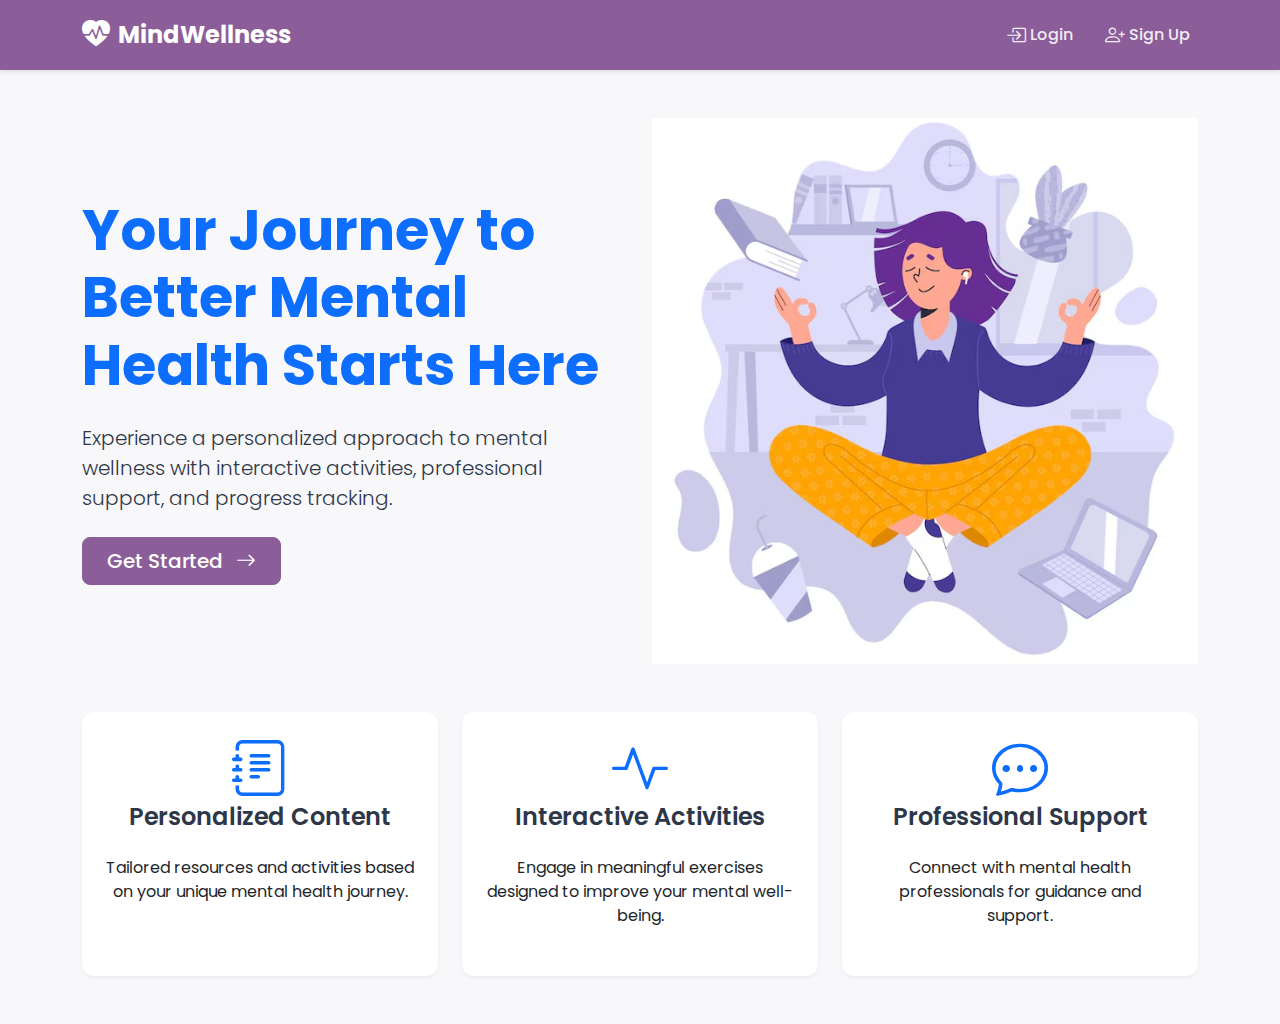
<file: index.html>
<!DOCTYPE html>
<html lang="en">
<head>
    <meta charset="UTF-8">
    <meta name="viewport" content="width=device-width, initial-scale=1.0">
    <title>MindWellness</title>
    <link rel="icon" type="image/png" href="assets/fav.png">
    <link href="https://cdn.jsdelivr.net/npm/bootstrap@5.3.0/dist/css/bootstrap.min.css" rel="stylesheet">
    <link href="https://fonts.googleapis.com/css2?family=Poppins:wght@300;400;500;600;700&display=swap" rel="stylesheet">
    <link rel="stylesheet" href="https://cdn.jsdelivr.net/npm/bootstrap-icons@1.7.2/font/bootstrap-icons.css">
    <link rel="stylesheet" href="css/layout.css">
    <link rel="stylesheet" href="css/navbar.css">
    <link rel="stylesheet" href="css/components.css">
    <link rel="stylesheet" href="css/forms.css">
    <link rel="stylesheet" href="css/responsive.css">
</head>
<body>
    <nav class="navbar navbar-expand-lg navbar-dark">
        <div class="container">
            <a class="navbar-brand d-flex align-items-center" href="#">
                <i class="bi bi-heart-pulse-fill me-2"></i>
                MindWellness
            </a>
            <button class="navbar-toggler" type="button" data-bs-toggle="collapse" data-bs-target="#navbarNav">
                <span class="navbar-toggler-icon"></span>
            </button>
            <div class="collapse navbar-collapse" id="navbarNav">
                <ul class="navbar-nav ms-auto">
                    <li class="nav-item">
                        <a class="nav-link" href="#" data-bs-toggle="modal" data-bs-target="#loginModal">
                            <i class="bi bi-box-arrow-in-right me-1"></i>Login
                        </a>
                    </li>
                    <li class="nav-item">
                        <a class="nav-link" href="#" data-bs-toggle="modal" data-bs-target="#signupModal">
                            <i class="bi bi-person-plus me-1"></i>Sign Up
                        </a>
                    </li>
                </ul>
            </div>
        </div>
    </nav>

    <!-- Hero Section -->
    <div class="container mt-5">
        <div class="row align-items-center">
            <div class="col-md-6 fade-in">
                <h1 class="display-4 fw-bold text-primary mb-4">Your Journey to Better Mental Health Starts Here</h1>
                <p class="lead mb-4">Experience a personalized approach to mental wellness with interactive activities, professional support, and progress tracking.</p>
                <button class="btn btn-primary btn-lg me-3" data-bs-toggle="modal" data-bs-target="#signupModal">
                    Get Started
                    <i class="bi bi-arrow-right ms-2"></i>
                </button>
            </div>
            <div class="col-md-6 fade-in">
                <img src="assets/wellness.avif" alt="Wellness Illustration" class="img-fluid">
            </div>
        </div>
    </div>

    <!-- Features Section -->
    <div class="container mt-5 mb-5">
        <div class="row g-4">
            <div class="col-md-4 fade-in">
                <div class="card h-100 dashboard-card">
                    <div class="card-body text-center p-4">
                        <i class="bi bi-journal-text display-4 text-primary mb-3"></i>
                        <h3 class="card-title h4">Personalized Content</h3>
                        <p class="card-text">Tailored resources and activities based on your unique mental health journey.</p>
                    </div>
                </div>
            </div>
            <div class="col-md-4 fade-in">
                <div class="card h-100 dashboard-card">
                    <div class="card-body text-center p-4">
                        <i class="bi bi-activity display-4 text-primary mb-3"></i>
                        <h3 class="card-title h4">Interactive Activities</h3>
                        <p class="card-text">Engage in meaningful exercises designed to improve your mental well-being.</p>
                    </div>
                </div>
            </div>
            <div class="col-md-4 fade-in">
                <div class="card h-100 dashboard-card">
                    <div class="card-body text-center p-4">
                        <i class="bi bi-chat-dots display-4 text-primary mb-3"></i>
                        <h3 class="card-title h4">Professional Support</h3>
                        <p class="card-text">Connect with mental health professionals for guidance and support.</p>
                    </div>
                </div>
            </div>
        </div>
    </div>

    <!-- Login Modal -->
    <div class="modal fade" id="loginModal" tabindex="-1">
        <div class="modal-dialog modal-dialog-centered">
            <div class="modal-content">
                <div class="modal-header">
                    <h5 class="modal-title">
                        <i class="bi bi-box-arrow-in-right me-2"></i>Login
                    </h5>
                    <button type="button" class="btn-close" data-bs-dismiss="modal"></button>
                </div>
                <div class="modal-body">
                    <form id="loginForm">
                        <div class="mb-3">
                            <label class="form-label">Username or Email</label>
                            <div class="input-group">
                                <span class="input-group-text"><i class="bi bi-person"></i></span>
                                <input type="text" id="loginUsername" name="username" class="form-control" placeholder="Enter your username or email" required>
                            </div>
                        </div>
                        <div class="mb-3">
                            <label class="form-label">Password</label>
                            <div class="input-group">
                                <span class="input-group-text"><i class="bi bi-lock"></i></span>
                                <input type="password" id="loginPassword" name="password" class="form-control" placeholder="Enter your password" required>
                            </div>
                        </div>
                        <div class="alert alert-danger d-none" id="loginError"></div>
                        <button type="submit" class="btn btn-primary w-100" id="loginButton">
                            <span id="loginBtnText">Login</span>
                            <span id="loginSpinner" class="spinner-border spinner-border-sm ms-2 d-none"></span>
                        </button>
                    </form>
                </div>
            </div>
        </div>
    </div>

    <!-- Sign Up Modal -->
    <div class="modal fade" id="signupModal" tabindex="-1">
        <div class="modal-dialog modal-dialog-centered">
            <div class="modal-content">
                <div class="modal-header">
                    <h5 class="modal-title">
                        <i class="bi bi-person-plus me-2"></i>Sign Up
                    </h5>
                    <button type="button" class="btn-close" data-bs-dismiss="modal"></button>
                </div>
                <div class="modal-body">
                    <form id="signupForm">
                        <div class="mb-3">
                            <label class="form-label">Username</label>
                            <div class="input-group">
                                <span class="input-group-text"><i class="bi bi-person"></i></span>
                                <input type="text" id="signupUsername" class="form-control" placeholder="Choose a username" required>
                            </div>
                        </div>
                        <div class="mb-3">
                            <label class="form-label">Email</label>
                            <div class="input-group">
                                <span class="input-group-text"><i class="bi bi-envelope"></i></span>
                                <input type="email" id="signupEmail" class="form-control" placeholder="Enter your email" required>
                            </div>
                        </div>
                        <div class="mb-3">
                            <label class="form-label">Password</label>
                            <div class="input-group">
                                <span class="input-group-text"><i class="bi bi-lock"></i></span>
                                <input type="password" id="signupPassword" class="form-control" placeholder="Create a password" required>
                            </div>
                        </div>
                        <div class="alert alert-danger d-none" id="signupError"></div>
                        <button type="submit" class="btn btn-primary w-100" id="signupButton">
                            <span id="signupBtnText">Create Account</span>
                            <span id="signupSpinner" class="spinner-border spinner-border-sm ms-2 d-none"></span>
                        </button>
                    </form>
                </div>
            </div>
        </div>
    </div>

    <script src="https://cdn.jsdelivr.net/npm/bootstrap@5.3.0/dist/js/bootstrap.bundle.min.js"></script>
    <script>
    const loginForm = document.getElementById('loginForm');
    const signupForm = document.getElementById('signupForm');
    const loginError = document.getElementById('loginError');
    const signupError = document.getElementById('signupError');

    // --------------------- SIGNUP ---------------------
    signupForm.addEventListener('submit', function(e) {
        e.preventDefault();

        const username = document.getElementById('signupUsername').value.trim();
        const email = document.getElementById('signupEmail').value.trim();
        const password = document.getElementById('signupPassword').value;

        let users = JSON.parse(localStorage.getItem('users')) || [];

        // check if email/username exists
        if (users.find(u => u.username === username || u.email === email)) {
            signupError.textContent = 'User already exists';
            signupError.classList.remove('d-none');
            return;
        }

        // save new user
        users.push({ username, email, password });
        localStorage.setItem('users', JSON.stringify(users));

        signupError.classList.add('d-none');
        alert('Account created! You can now login.');
        signupForm.reset();
    });

    // --------------------- LOGIN ---------------------
    loginForm.addEventListener('submit', function(e) {
        e.preventDefault();

        const username = document.getElementById('loginUsername').value.trim();
        const password = document.getElementById('loginPassword').value;

        const users = JSON.parse(localStorage.getItem('users')) || [];
        const user = users.find(u => (u.username === username || u.email === username) && u.password === password);

        if (!user) {
            loginError.textContent = 'Invalid login';
            loginError.classList.remove('d-none');
            return;
        }

        loginError.classList.add('d-none');

        // ✅ store current user for dashboard
        localStorage.setItem('currentUser', JSON.stringify(user));

        // ✅ redirect to dashboard
        window.location.href = 'dashboard.html';
    });
    </script>

</body>
</html>
</file>
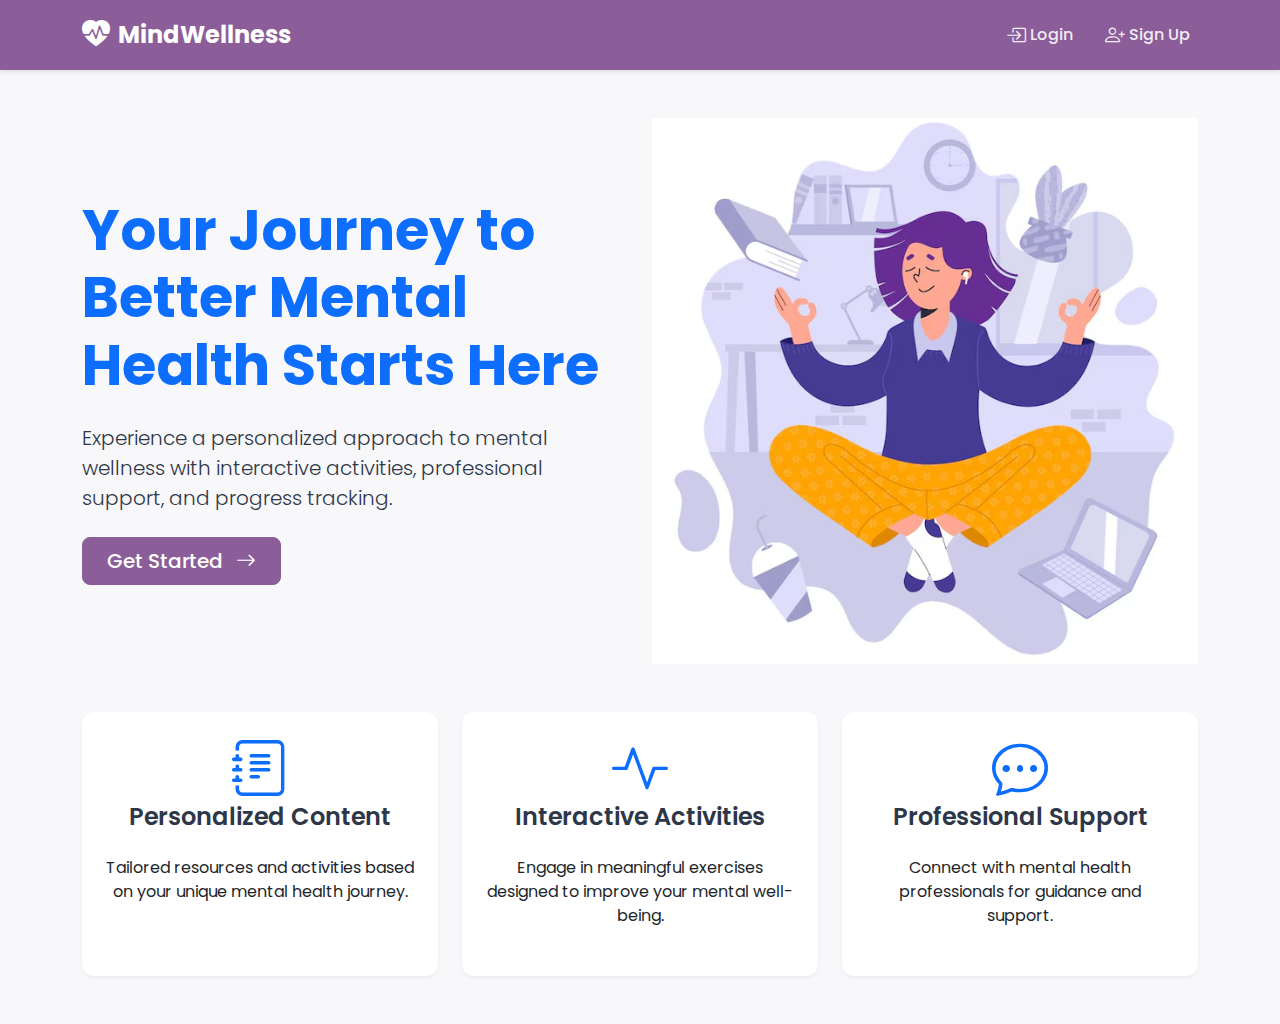
<file: activities.html>
<!DOCTYPE html>
<html lang="en">
<head>
    <meta charset="UTF-8">
    <meta name="viewport" content="width=device-width, initial-scale=1.0">
    <title>MindWellness - Activities</title>
    <link rel="icon" type="image/png" href="assets/fav.png">
    <link href="https://cdn.jsdelivr.net/npm/bootstrap@5.3.0/dist/css/bootstrap.min.css" rel="stylesheet">
    <link href="https://fonts.googleapis.com/css2?family=Poppins:wght@300;400;500;600;700&display=swap" rel="stylesheet">
    <link rel="stylesheet" href="https://cdn.jsdelivr.net/npm/bootstrap-icons@1.7.2/font/bootstrap-icons.css">
    <link rel="stylesheet" href="css/layout.css">
    <link rel="stylesheet" href="css/navbar.css">
    <link rel="stylesheet" href="css/components.css">
    <link rel="stylesheet" href="css/forms.css">
    <link rel="stylesheet" href="css/responsive.css">
    <link rel="stylesheet" href="css/activities.css">

</head>
<body>
    <nav class="navbar navbar-expand-lg navbar-dark bg-primary">
        <div class="container-fluid px-4">
            <a class="navbar-brand d-flex align-items-center" href="dashboard.html">
                <i class="bi bi-heart-pulse-fill me-2"></i>
                MindWellness
            </a>
            
            <button class="navbar-toggler" type="button" data-bs-toggle="collapse" data-bs-target="#navbarNav">
                <span class="navbar-toggler-icon"></span>
            </button>
            
            <div class="collapse navbar-collapse" id="navbarNav">
                <ul class="navbar-nav me-auto">
                    <li class="nav-item">
                        <a class="nav-link d-flex align-items-center" href="dashboard.html">
                            <i class="bi bi-grid-fill me-2"></i>
                            Dashboard
                        </a>
                    </li>
                    <li class="nav-item">
                        <a class="nav-link d-flex align-items-center" href="journal.html">
                            <i class="bi bi-journal-text me-2"></i>
                            Journal
                        </a>
                    </li>
                    <li class="nav-item">
                        <a class="nav-link active d-flex align-items-center" href="activities.html">
                            <i class="bi bi-list-check me-2"></i>
                            Activities
                        </a>
                    </li>
                    <li class="nav-item">
                        <a class="nav-link d-flex align-items-center" href="chatbot.html">
                            <i class="bi bi-chat-dots-fill me-2"></i>
                            Chat Support
                        </a>
                    </li>
                </ul>
                
                <div class="d-flex align-items-center">
                    <a class="nav-link d-flex align-items-center" href="#" id="logoutBtn" onclick="logout()">
                        <i class="bi bi-box-arrow-right me-2"></i>
                        Logout
                    </a>
                </div>
            </div>
        </div>
    </nav>

    <div class="container mt-4">
        <h2 class="mb-4">Wellness Activities</h2>
        
        <div class="row g-4">
            <!-- Breathing Exercise -->
            <div class="col-md-4">
                <div class="card h-100 activity-card">
                    <div class="card-body text-center">
                        <i class="bi bi-wind activity-icon text-primary"></i>
                        <h3 class="card-title">Breathing Exercise</h3>
                        <p class="card-text">Practice mindful breathing with our guided breathing exercise.</p>
                        <a href="breathing_exercise.html" class="btn btn-primary">
                            Start Exercise
                            <i class="bi bi-arrow-right ms-2"></i>
                        </a>
                    </div>
                </div>
            </div>
            
            <!-- Progressive Muscle Relaxation -->
            <div class="col-md-4">
                <div class="card h-100 activity-card">
                    <div class="card-body text-center">
                        <i class="bi bi-activity activity-icon text-success"></i>
                        <h3 class="card-title">Muscle Relaxation</h3>
                        <p class="card-text">Follow along with our guided progressive muscle relaxation exercise.</p>
                        <a href="muscle_relaxation.html" class="btn btn-success">
                            Start Exercise
                            <i class="bi bi-arrow-right ms-2"></i>
                        </a>
                    </div>
                </div>
            </div>
            
            <!-- Mindful Coloring -->
            <div class="col-md-4">
                <div class="card h-100 activity-card">
                    <div class="card-body text-center">
                        <i class="bi bi-palette activity-icon text-info"></i>
                        <h3 class="card-title">Mindful Coloring</h3>
                        <p class="card-text">Express yourself through colors and shapes with our digital coloring canvas.</p>
                        <a href="mindful_coloring.html" class="btn btn-info text-white">
                            Start Activity
                            <i class="bi bi-arrow-right ms-2"></i>
                        </a>
                    </div>
                </div>
            </div>
        </div>
    </div>

    <script src="https://cdn.jsdelivr.net/npm/bootstrap@5.3.0/dist/js/bootstrap.bundle.min.js"></script>
    <script src="js/dashboard.js"></script>
</body>
</html>
</file>
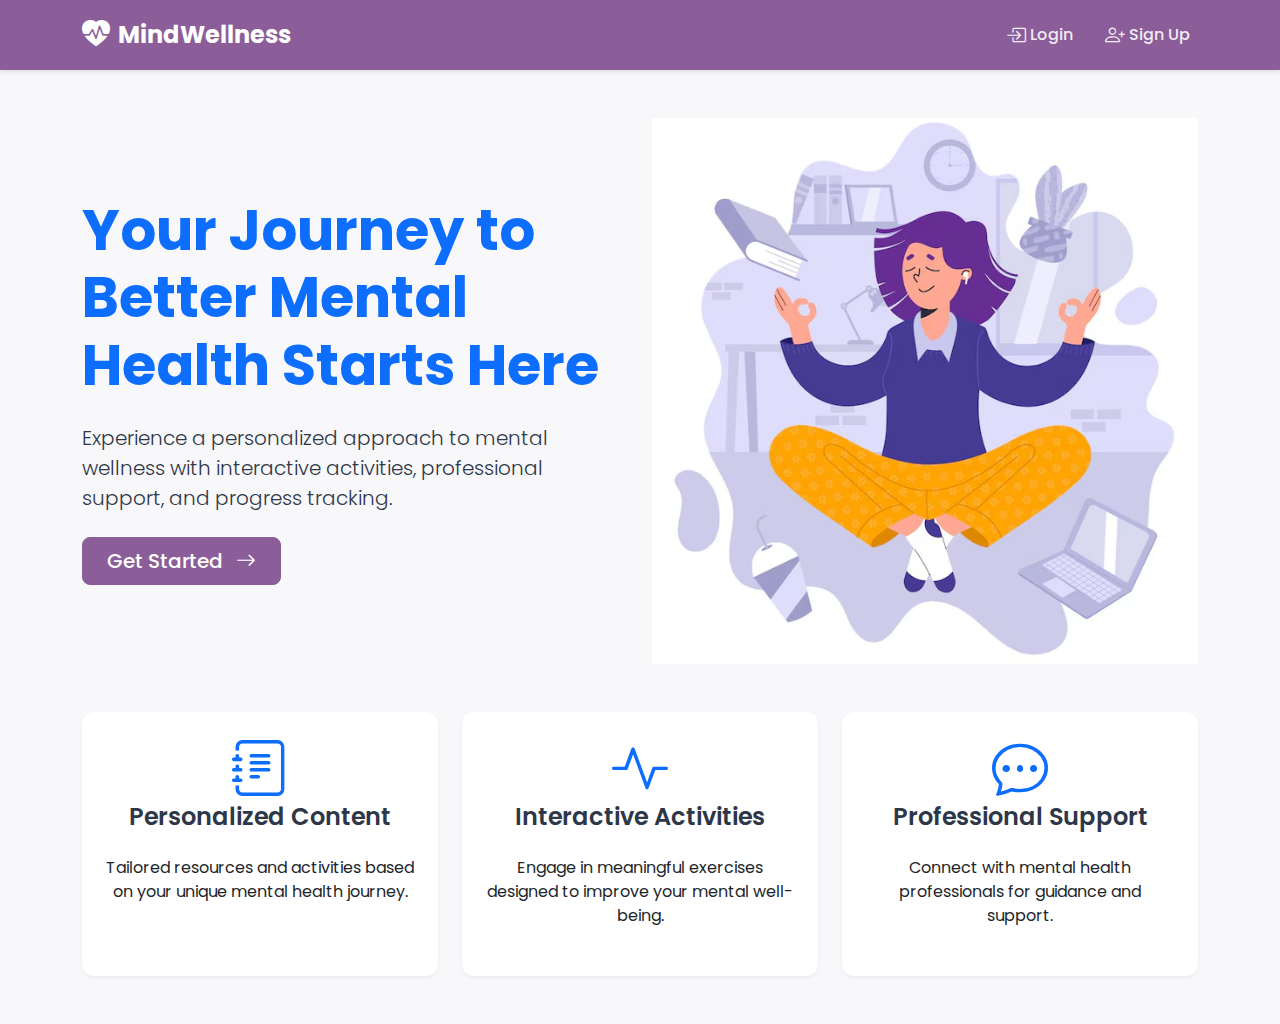
<file: breathing_exercise.html>
<!DOCTYPE html>
<html lang="en">
<head>
    <meta charset="UTF-8">
    <meta name="viewport" content="width=device-width, initial-scale=1.0">
    <title>Breathing Exercise - MindWellness</title>
    <link rel="icon" type="image/png" href="assets/fav.png">
    <link href="https://cdn.jsdelivr.net/npm/bootstrap@5.3.0/dist/css/bootstrap.min.css" rel="stylesheet">
    <link href="https://fonts.googleapis.com/css2?family=Poppins:wght@300;400;500;600;700&display=swap" rel="stylesheet">
    <link rel="stylesheet" href="https://cdn.jsdelivr.net/npm/bootstrap-icons@1.7.2/font/bootstrap-icons.css">
    <link rel="stylesheet" href="css/layout.css">
    <link rel="stylesheet" href="css/navbar.css">
    <link rel="stylesheet" href="css/components.css">
    <link rel="stylesheet" href="css/forms.css">
    <link rel="stylesheet" href="css/responsive.css">
    <link rel="stylesheet" href="css/breathing.css">
</head>
<body>
    <nav class="navbar navbar-expand-lg navbar-dark bg-primary">
        <div class="container-fluid px-4">
            <a class="navbar-brand d-flex align-items-center" href="dashboard.html">
                <i class="bi bi-heart-pulse-fill me-2"></i>
                MindWellness
            </a>
            
            <button class="navbar-toggler" type="button" data-bs-toggle="collapse" data-bs-target="#navbarNav">
                <span class="navbar-toggler-icon"></span>
            </button>
            
            <div class="collapse navbar-collapse" id="navbarNav">
                <ul class="navbar-nav me-auto">
                    <li class="nav-item">
                        <a class="nav-link d-flex align-items-center" href="dashboard.html">
                            <i class="bi bi-grid-fill me-2"></i>
                            Dashboard
                        </a>
                    </li>
                    <li class="nav-item">
                        <a class="nav-link d-flex align-items-center" href="journal.html">
                            <i class="bi bi-journal-text me-2"></i>
                            Journal
                        </a>
                    </li>
                    <li class="nav-item">
                        <a class="nav-link active d-flex align-items-center" href="activities.html">
                            <i class="bi bi-list-check me-2"></i>
                            Activities
                        </a>
                    </li>
                    <li class="nav-item">
                        <a class="nav-link d-flex align-items-center" href="chatbot.html">
                            <i class="bi bi-chat-dots-fill me-2"></i>
                            Chat Support
                        </a>
                    </li>
                </ul>
                
                <div class="d-flex align-items-center">
                    <a class="nav-link d-flex align-items-center" href="#" id="logoutBtn">
                        <i class="bi bi-box-arrow-right me-2"></i>
                        Logout
                    </a>
                </div>
            </div>
        </div>
    </nav>

    <div class="container mt-4">
        <div class="d-flex justify-content-between align-items-center mb-4">
            <h2>Breathing Exercise</h2>
            <a href="activities.html" class="btn btn-outline-primary">
                <i class="bi bi-arrow-left me-2"></i>Back to Activities
            </a>
        </div>
        
        <div class="card">
            <div class="card-body">
                <h3 class="card-title">
                    <i class="bi bi-wind me-2"></i>Breathing Exercise
                </h3>
                <p class="card-text">Take a moment to relax with this guided breathing exercise.</p>
                
                <div class="breathing-circle" id="breathingCircle">
                    Click to Start
                </div>
                
                <div class="text-center mb-3">
                    <div id="breathingText" class="h4 mb-3">Ready to begin</div>
                    <button class="btn btn-primary" onclick="toggleBreathing()" id="breathingButton">
                        Start Exercise
                    </button>
                </div>
            </div>
        </div>
    </div>

    <script src="https://cdn.jsdelivr.net/npm/bootstrap@5.3.0/dist/js/bootstrap.bundle.min.js"></script>
    <script src="js/dashboard.js"></script>
    <script src="js/breathing_exercise.js"></script>
</body>
</html>
</file>
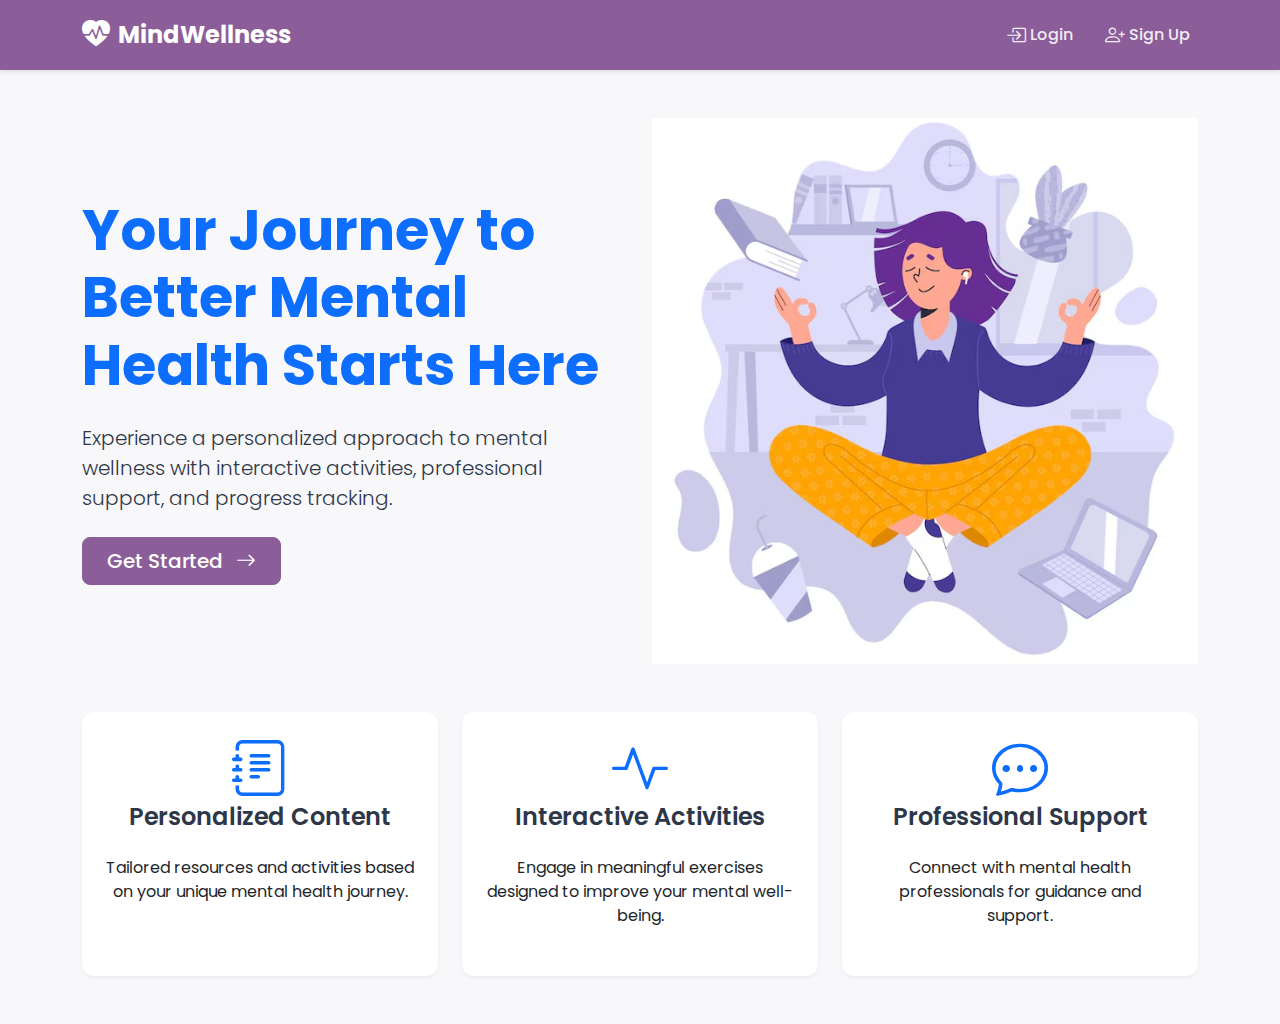
<file: dashboard.html>
<!DOCTYPE html>
<html lang="en">
<head>
    <meta charset="UTF-8">
    <meta name="viewport" content="width=device-width, initial-scale=1.0">
    <title>Dashboard - MindWellness</title>
    <link rel="icon" type="image/png" href="assets/fav.png">
    <link href="https://cdn.jsdelivr.net/npm/bootstrap@5.3.0/dist/css/bootstrap.min.css" rel="stylesheet">
    <link href="https://fonts.googleapis.com/css2?family=Poppins:wght@300;400;500;600;700&display=swap" rel="stylesheet">
    <link rel="stylesheet" href="https://cdn.jsdelivr.net/npm/bootstrap-icons@1.7.2/font/bootstrap-icons.css">
    <link rel="stylesheet" href="css/layout.css">
    <link rel="stylesheet" href="css/navbar.css">
    <link rel="stylesheet" href="css/components.css">
    <link rel="stylesheet" href="css/forms.css">
    <link rel="stylesheet" href="css/responsive.css">
    <link rel="stylesheet" href="css/dass.css">
    <link rel="stylesheet" href="css/mood.css">
</head>
<body>
    <!-- Navigation Bar -->
    <nav class="navbar navbar-expand-lg navbar-dark">
        <div class="container-fluid px-4">
            <a class="navbar-brand d-flex align-items-center" href="dashboard.html">
                <i class="bi bi-heart-pulse-fill me-2"></i>
                MindWellness
            </a>
            
            <button class="navbar-toggler" type="button" data-bs-toggle="collapse" data-bs-target="#navbarNav">
                <span class="navbar-toggler-icon"></span>
            </button>
            
            <div class="collapse navbar-collapse" id="navbarNav">
                <ul class="navbar-nav me-auto">
                    <li class="nav-item">
                        <a class="nav-link d-flex align-items-center active" href="dashboard.html">
                            <i class="bi bi-grid-fill me-2"></i>
                            Dashboard
                        </a>
                    </li>
                    <li class="nav-item">
                        <a class="nav-link d-flex align-items-center" href="journal.html">
                            <i class="bi bi-journal-text me-2"></i>
                            Journal
                        </a>
                    </li>
                    <li class="nav-item">
                        <a class="nav-link d-flex align-items-center" href="activities.html">
                            <i class="bi bi-list-check me-2"></i>
                            Activities
                        </a>
                    </li>
                    <li class="nav-item">
                        <a class="nav-link d-flex align-items-center" href="chatbot.html">
                            <i class="bi bi-chat-dots-fill me-2"></i>
                            Chat Support
                        </a>
                    </li>
                </ul>
                
                <div class="d-flex align-items-center">
                    <a class="nav-link d-flex align-items-center" href="#" id="logoutBtn">
                        <i class="bi bi-box-arrow-right me-2"></i>
                        Logout
                    </a>
                </div>
            </div>
        </div>
    </nav>

    <!-- Main Content -->
    <div class="container mt-4">
        <!-- Welcome Message -->
        <div class="row mb-4">
            <div class="col">
                <h2 class="welcome-message">Welcome back, <span id="userNameDisplay">User</span>!</h2>
            </div>
<!-- DASS Results -->
<div id="dassResultCard" class="card mb-4" style="display:none;">
    <div class="card-body">
        <h5 class="card-title mb-3">
            <i class="bi bi-clipboard-data me-2"></i>Your DASS-21 Results
        </h5>

        <div class="row text-center">
            <div class="col-md-4 mb-3">
                <h6>Depression</h6>
                <span id="depressionScore" class="fs-4 fw-bold"></span><br>
                <span id="depressionLevel" class="badge"></span>
            </div>
            <div class="col-md-4 mb-3">
                <h6>Anxiety</h6>
                <span id="anxietyScore" class="fs-4 fw-bold"></span><br>
                <span id="anxietyLevel" class="badge"></span>
            </div>
            <div class="col-md-4 mb-3">
                <h6>Stress</h6>
                <span id="stressScore" class="fs-4 fw-bold"></span><br>
                <span id="stressLevel" class="badge"></span>
            </div>
        </div>
    </div>
</div>

<!-- Empty State -->
<div id="noDassMessage" class="alert alert-warning">
    <i class="bi bi-info-circle me-2"></i>
    You haven’t taken the DASS-21 assessment yet.
</div>

            <div class="col-auto">
                <a href="dass_assessment.html" class="btn btn-warning">
                    <i class="bi bi-clipboard2-pulse me-2"></i>Take DASS Assessment
                </a>
            </div>
        </div>

<!-- DASS Cards Container -->
<div class="dass-cards-grid mt-4">
</div>

<div class="card shadow-sm border-warning">
    <div class="card-header bg-warning text-dark d-flex align-items-center">
        <i class="bi bi-lightbulb-fill me-2"></i>
        <strong>Recommendations</strong>
    </div>
    <div class="card-body">
        <div id="recommendations"></div>
    </div>
</div>



        <!-- Mental Health Resources -->
        <div class="row mt-5 mb-4">
            <div class="col-12">
                <h3 class="mb-4"><i class="bi bi-telephone-fill me-2"></i>Mental Health Resources</h3>
                <div class="row g-4">
                    <div class="col-md-4">
                        <div class="card h-100 dashboard-card">
                            <div class="card-body">
                                <h5 class="card-title">Pusat Kaunseling UPSI</h5>
                                <div class="mb-3">
                                    <div class="d-flex align-items-center mb-2">
                                        <i class="bi bi-telephone me-2"></i>
                                        <a href="tel:054506774" class="text-decoration-none">05 4506774</a>
                                    </div>
                                    <div class="d-flex align-items-center">
                                        <i class="bi bi-envelope me-2"></i>
                                        <a href="mailto:pusatkaunseling@upsi.edu.my" class="text-decoration-none">pusatkaunseling@upsi.edu.my</a>
                                    </div>
                                </div>
                            </div>
                        </div>
                    </div>
                    <div class="col-md-4">
                        <div class="card h-100 dashboard-card">
                            <div class="card-body">
                                <h5 class="card-title">The Malaysian Mental Health Association (MMHA)</h5>
                                <p class="card-text text-muted mb-3">Psychological Therapy & Support Services</p>
                                <div class="mb-3">
                                    <div class="d-flex align-items-center mb-2">
                                        <i class="bi bi-telephone me-2"></i>
                                        <a href="tel:+60327806803" class="text-decoration-none">+603 2780 6803</a>
                                    </div>
                                    <small class="text-muted d-block mb-2">Mon.-Fri. 9am-5pm, except public holidays</small>
                                    <div class="d-flex align-items-center">
                                        <i class="bi bi-globe me-2"></i>
                                        <a href="http://www.mmha.org.my" target="_blank" class="text-decoration-none">www.mmha.org.my</a>
                                    </div>
                                </div>
                            </div>
                        </div>
                    </div>
                    <div class="col-md-4">
                        <div class="card h-100 dashboard-card">
                            <div class="card-body">
                                <h5 class="card-title">Talian Kasih 15999</h5>
                                <p class="card-text text-muted mb-3">24-hour Nationwide Helpline & Counselling</p>
                                <div class="mb-3">
                                    <div class="d-flex align-items-center mb-2">
                                        <i class="bi bi-telephone me-2"></i>
                                        <a href="tel:15999" class="text-decoration-none">15999</a>
                                    </div>
                                    <div class="d-flex align-items-center mb-2">
                                        <i class="bi bi-whatsapp me-2"></i>
                                        <a href="https://wa.me/60192615999" target="_blank" class="text-decoration-none">+60192615999</a>
                                    </div>
                                    <div class="d-flex align-items-center">
                                        <i class="bi bi-globe me-2"></i>
                                        <a href="http://www.kpwkm.gov.my" target="_blank" class="text-decoration-none">www.kpwkm.gov.my</a>
                                    </div>
                                </div>
                            </div>
                        </div>
                    </div>
                </div>
            </div>
        </div>
    </div>

    <script src="https://cdn.jsdelivr.net/npm/bootstrap@5.3.0/dist/js/bootstrap.bundle.min.js"></script>
    <script src="js/dashboard.js"></script>
    <script src="js/dass.js"></script>
    <script src="js/recommendations.js"></script>

</body>
</html>
</file>
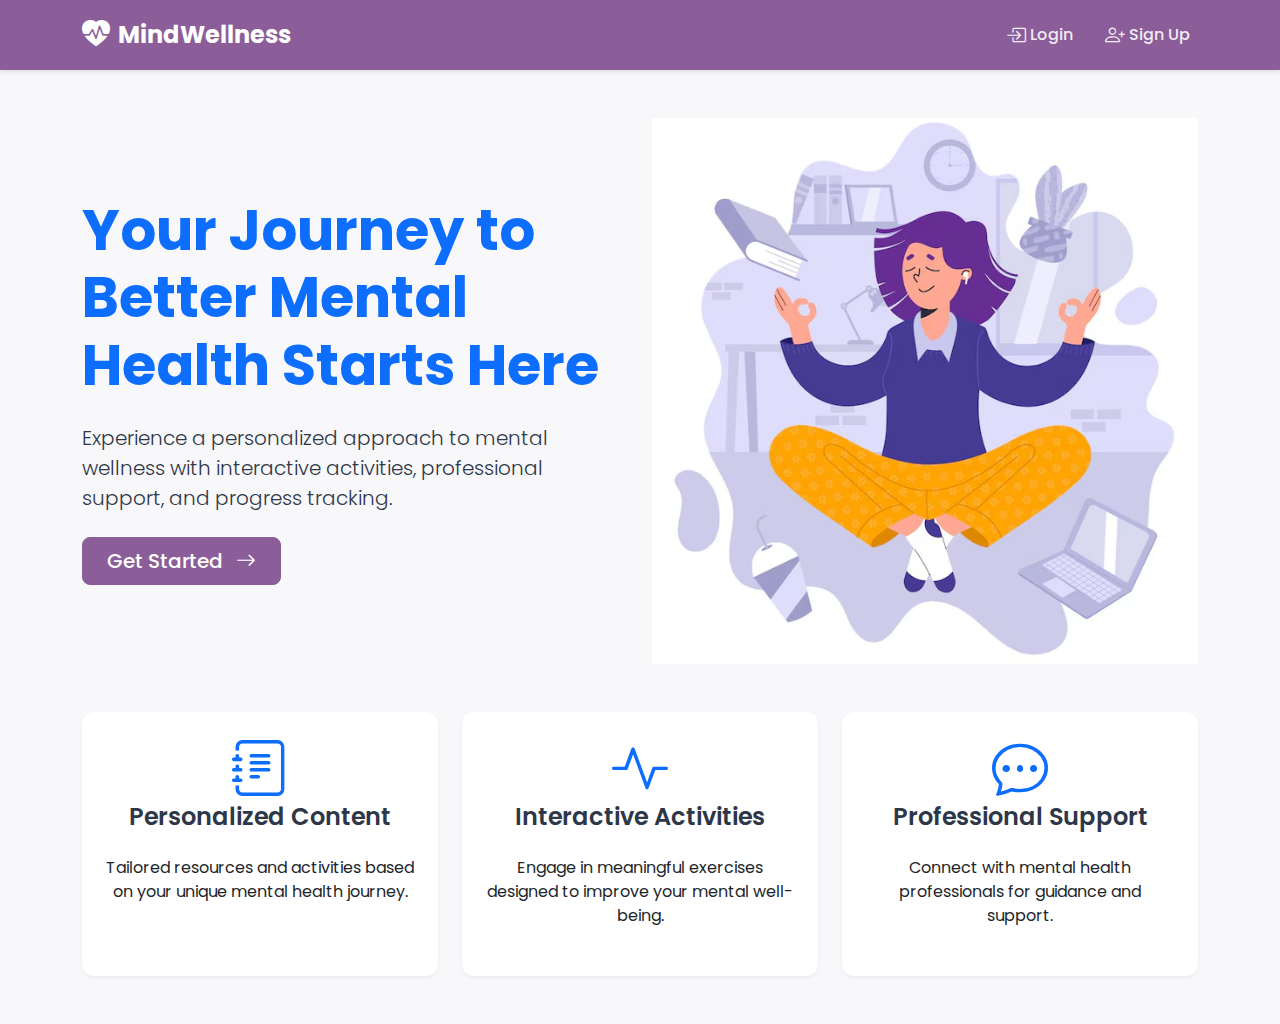
<file: mindful_coloring.html>
<!DOCTYPE html>
<html lang="en">
<head>
    <meta charset="UTF-8">
    <meta name="viewport" content="width=device-width, initial-scale=1.0">
    <title>MindWellness - Mindful Coloring</title>
    <link rel="icon" type="image/png" href="assets/fav.png">
    <link href="https://cdn.jsdelivr.net/npm/bootstrap@5.3.0/dist/css/bootstrap.min.css" rel="stylesheet">
    <link href="https://fonts.googleapis.com/css2?family=Poppins:wght@300;400;500;600;700&display=swap" rel="stylesheet">
    <link rel="stylesheet" href="https://cdn.jsdelivr.net/npm/bootstrap-icons@1.7.2/font/bootstrap-icons.css">
    <link rel="stylesheet" href="css/layout.css">
    <link rel="stylesheet" href="css/navbar.css">
    <link rel="stylesheet" href="css/components.css">
    <link rel="stylesheet" href="css/forms.css">
    <link rel="stylesheet" href="css/responsive.css">
    <link rel="stylesheet" href="css/color.css">

</head>
<body>
    <nav class="navbar navbar-expand-lg navbar-dark bg-primary">
        <div class="container-fluid px-4">
            <a class="navbar-brand d-flex align-items-center" href="dashboard.html">
                <i class="bi bi-heart-pulse-fill me-2"></i>
                MindWellness
            </a>
            
            <button class="navbar-toggler" type="button" data-bs-toggle="collapse" data-bs-target="#navbarNav">
                <span class="navbar-toggler-icon"></span>
            </button>
            
            <div class="collapse navbar-collapse" id="navbarNav">
                <ul class="navbar-nav me-auto">
                    <li class="nav-item">
                        <a class="nav-link d-flex align-items-center" href="dashboard.html">
                            <i class="bi bi-grid-fill me-2"></i>
                            Dashboard
                        </a>
                    </li>
                    <li class="nav-item">
                        <a class="nav-link d-flex align-items-center" href="journal.html">
                            <i class="bi bi-journal-text me-2"></i>
                            Journal
                        </a>
                    </li>
                    <li class="nav-item">
                        <a class="nav-link active d-flex align-items-center" href="activities.html">
                            <i class="bi bi-list-check me-2"></i>
                            Activities
                        </a>
                    </li>
                    <li class="nav-item">
                        <a class="nav-link d-flex align-items-center" href="chatbot.html">
                            <i class="bi bi-chat-dots-fill me-2"></i>
                            Chat Support
                        </a>
                    </li>
                </ul>
                
                <div class="d-flex align-items-center">
                    <a class="nav-link d-flex align-items-center" href="#" id="logoutBtn">
                        <i class="bi bi-box-arrow-right me-2"></i>
                        Logout
                    </a>
                </div>
            </div>
        </div>
    </nav>

    <div class="container mt-4">
        <div class="d-flex justify-content-between align-items-center mb-4">
            <h2>Mindful Coloring</h2>
            <a href="activities.html" class="btn btn-outline-primary">
                <i class="bi bi-arrow-left me-2"></i>Back to Activities
            </a>
        </div>
        
        <div class="card">
            <div class="card-body">
                <h3 class="card-title">
                    <i class="bi bi-palette me-2"></i>Mindful Coloring
                </h3>
                <p class="card-text">Express yourself through colors and shapes. Let your creativity flow.</p>
                
                <div class="color-picker" id="colorPicker">
                    <div class="color-option selected" style="background-color: #000000" data-color="#000000"></div>
                    <div class="color-option" style="background-color: #bd2222" data-color="#bd2222"></div>
                    <div class="color-option" style="background-color: #dd9d37" data-color="#dd9d37"></div>
                    <div class="color-option" style="background-color: #e9e961" data-color="#e9e961"></div>
                    <div class="color-option" style="background-color: #81c556" data-color="#81c556"></div>
                    <div class="color-option" style="background-color: #4480cd" data-color="#4480cd"></div>
                    <div class="color-option" style="background-color: #7db7e3" data-color="#7db7e3"></div>
                    <div class="color-option" style="background-color: #e54da0" data-color="#e54da0"></div>
                    <div class="color-option" style="background-color: #954fa8" data-color="#954fa8"></div>
                </div>
                
                <div class="mb-3">
                    <label for="brushSize" class="form-label">Brush Size:</label>
                    <input type="range" class="brush-size form-range" id="brushSize" min="1" max="50" value="5">
                </div>
                
                <canvas id="coloringCanvas" class="coloring-canvas" width="800" height="600"></canvas>
                
                <div class="mt-3">
                    <button class="btn btn-secondary me-2" onclick="clearCanvas()">Clear Canvas</button>
                    <button class="btn btn-primary" onclick="downloadDrawing()">Download Drawing</button>
                </div>
            </div>
        </div>
    </div>

    <script src="https://cdn.jsdelivr.net/npm/bootstrap@5.3.0/dist/js/bootstrap.bundle.min.js"></script>
    <script src="js/dashboard.js"></script>
    <script src="js/color.js"></script>
</body>
</html>
</file>
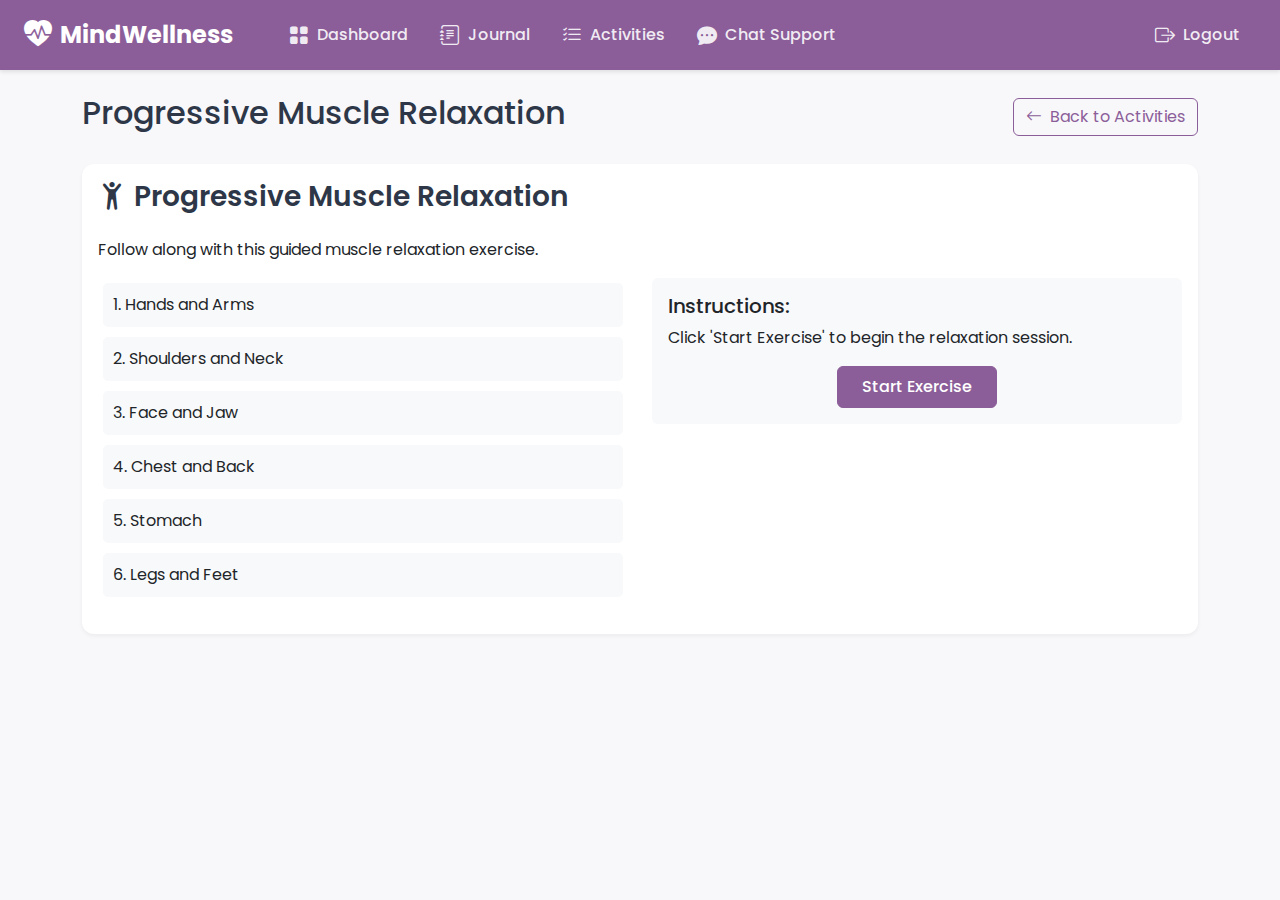
<file: muscle_relaxation.html>
<!DOCTYPE html>
<html lang="en">
<head>
    <meta charset="UTF-8">
    <meta name="viewport" content="width=device-width, initial-scale=1.0">
    <title>MindWellness - Progressive Muscle Relaxation</title>
    <link rel="icon" type="image/png" href="assets/fav.png">
    <link href="https://cdn.jsdelivr.net/npm/bootstrap@5.3.0/dist/css/bootstrap.min.css" rel="stylesheet">
    <link href="https://fonts.googleapis.com/css2?family=Poppins:wght@300;400;500;600;700&display=swap" rel="stylesheet">
    <link rel="stylesheet" href="https://cdn.jsdelivr.net/npm/bootstrap-icons@1.7.2/font/bootstrap-icons.css">
    <link rel="stylesheet" href="css/layout.css">
    <link rel="stylesheet" href="css/navbar.css">
    <link rel="stylesheet" href="css/components.css">
    <link rel="stylesheet" href="css/forms.css">
    <link rel="stylesheet" href="css/responsive.css">
    <link rel="stylesheet" href="css/muscle.css">

</head>
<body>
    <nav class="navbar navbar-expand-lg navbar-dark bg-primary">
        <div class="container-fluid px-4">
            <a class="navbar-brand d-flex align-items-center" href="dashboard.html">
                <i class="bi bi-heart-pulse-fill me-2"></i>
                MindWellness
            </a>
            
            <button class="navbar-toggler" type="button" data-bs-toggle="collapse" data-bs-target="#navbarNav">
                <span class="navbar-toggler-icon"></span>
            </button>
            
            <div class="collapse navbar-collapse" id="navbarNav">
                <ul class="navbar-nav me-auto">
                    <li class="nav-item">
                        <a class="nav-link d-flex align-items-center" href="dashboard.html">
                            <i class="bi bi-grid-fill me-2"></i>
                            Dashboard
                        </a>
                    </li>
                    <li class="nav-item">
                        <a class="nav-link d-flex align-items-center" href="journal.html">
                            <i class="bi bi-journal-text me-2"></i>
                            Journal
                        </a>
                    </li>
                    <li class="nav-item">
                        <a class="nav-link active d-flex align-items-center" href="activities.html">
                            <i class="bi bi-list-check me-2"></i>
                            Activities
                        </a>
                    </li>
                    <li class="nav-item">
                        <a class="nav-link d-flex align-items-center" href="chatbot.html">
                            <i class="bi bi-chat-dots-fill me-2"></i>
                            Chat Support
                        </a>
                    </li>
                </ul>
                
                <div class="d-flex align-items-center">
                    <a class="nav-link d-flex align-items-center" href="#" id="logoutBtn">
                        <i class="bi bi-box-arrow-right me-2"></i>
                        Logout
                    </a>
                </div>
            </div>
        </div>
    </nav>

    <div class="container mt-4">
        <div class="d-flex justify-content-between align-items-center mb-4">
            <h2>Progressive Muscle Relaxation</h2>
            <a href="activities.html" class="btn btn-outline-primary">
                <i class="bi bi-arrow-left me-2"></i>Back to Activities
            </a>
        </div>
        
        <div class="card">
            <div class="card-body">
                <h3 class="card-title">
                    <i class="bi bi-person-arms-up me-2"></i>Progressive Muscle Relaxation
                </h3>
                <p class="card-text">Follow along with this guided muscle relaxation exercise.</p>
                
                <div class="row mb-3">
                    <div class="col-md-6">
                        <div id="muscleGroups" class="d-flex flex-column">
                            <div class="muscle-group" data-group="hands">1. Hands and Arms</div>
                            <div class="muscle-group" data-group="shoulders">2. Shoulders and Neck</div>
                            <div class="muscle-group" data-group="face">3. Face and Jaw</div>
                            <div class="muscle-group" data-group="chest">4. Chest and Back</div>
                            <div class="muscle-group" data-group="stomach">5. Stomach</div>
                            <div class="muscle-group" data-group="legs">6. Legs and Feet</div>
                        </div>
                    </div>
                    <div class="col-md-6">
                        <div id="relaxationInstructions" class="p-3 bg-light rounded">
                            <h5>Instructions:</h5>
                            <p id="currentInstruction">Click 'Start Exercise' to begin the relaxation session.</p>
                            <div class="text-center mt-3">
                                <button class="btn btn-primary" onclick="startRelaxation()" id="relaxationButton">
                                    Start Exercise
                                </button>
                            </div>
                        </div>
                    </div>
                </div>
            </div>
        </div>
    </div>

    <script src="https://cdn.jsdelivr.net/npm/bootstrap@5.3.0/dist/js/bootstrap.bundle.min.js"></script>
    <script>
        let isRelaxing = false;
        let currentMuscleGroup = 0;
        const muscleGroups = document.querySelectorAll('.muscle-group');
        const instructions = {
            hands: "Clench your fists tightly, then release...",
            shoulders: "Raise your shoulders to your ears, then relax...",
            face: "Scrunch your facial muscles, then release...",
            chest: "Take a deep breath, tighten chest muscles, then release...",
            stomach: "Tighten your stomach muscles, then relax...",
            legs: "Point your toes and tighten leg muscles, then release..."
        };

        function startRelaxation() {
            if (!isRelaxing) {
                isRelaxing = true;
                currentMuscleGroup = 0;
                document.getElementById('relaxationButton').textContent = 'Stop Exercise';
                progressRelaxation();
            } else {
                stopRelaxation();
            }
        }

        function progressRelaxation() {
            if (!isRelaxing) return;
            
            muscleGroups.forEach((group, index) => {
                if (index === currentMuscleGroup) {
                    group.classList.add('active');
                    group.classList.remove('completed');
                    const groupName = group.dataset.group;
                    document.getElementById('currentInstruction').textContent = instructions[groupName];
                } else if (index < currentMuscleGroup) {
                    group.classList.remove('active');
                    group.classList.add('completed');
                } else {
                    group.classList.remove('active', 'completed');
                }
            });

            if (currentMuscleGroup >= muscleGroups.length) {
                stopRelaxation();
                return;
            }

            setTimeout(() => {
                currentMuscleGroup++;
                if (isRelaxing) progressRelaxation();
            }, 10000);
        }

        function stopRelaxation() {
            isRelaxing = false;
            document.getElementById('relaxationButton').textContent = 'Start Exercise';
            document.getElementById('currentInstruction').textContent = "Click 'Start Exercise' to begin the relaxation session.";
            muscleGroups.forEach(group => group.classList.remove('active', 'completed'));
        }

        // Logout functionality
        document.getElementById('logoutBtn').addEventListener('click', async function() {
            try {
                await fetch('api/logout.php', {
                    method: 'POST',
                    credentials: 'include'
                });
                window.location.href = 'index.html';
            } catch (error) {
                console.error('Error:', error);
                alert('Failed to logout. Please try again.');
            }
        });
    </script>
</body>
</html>
</file>
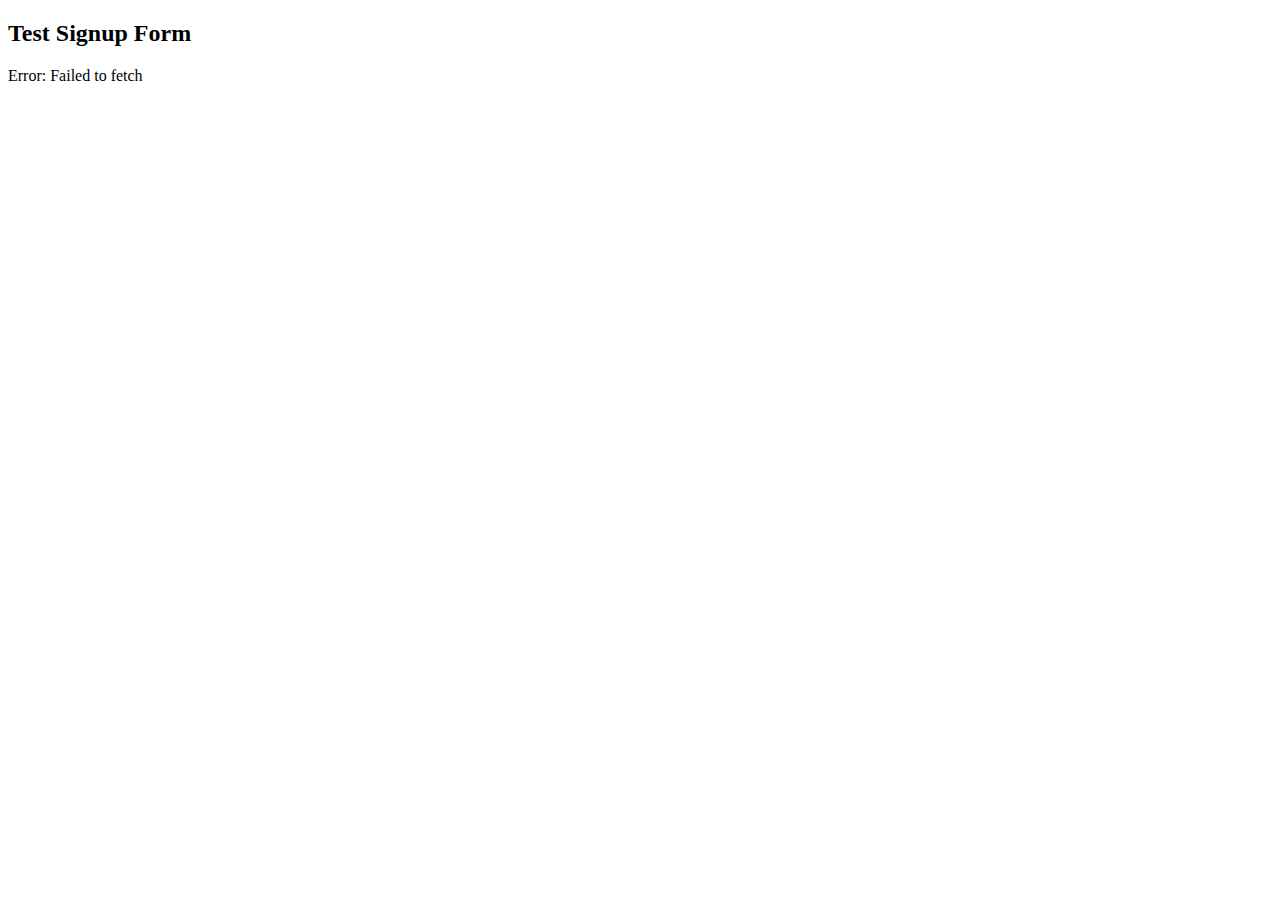
<file: test_signup.html>
<!DOCTYPE html>
<html>
<head>
    <title>Test Signup</title>
</head>
<body>
    <h2>Test Signup Form</h2>
    <div id="result"></div>
    <script>
        // Test signup
        async function testSignup() {
            try {
                const response = await fetch('http://localhost/MindWellness/api/signup.php', {
                    method: 'POST',
                    headers: {
                        'Content-Type': 'application/json'
                    },
                    body: JSON.stringify({
                        username: 'testuser',
                        email: 'test@example.com',
                        password: 'Test123!'
                    })
                });
                
                const data = await response.json();
                document.getElementById('result').innerHTML = `
                    <pre>${JSON.stringify(data, null, 2)}</pre>
                `;
            } catch (error) {
                document.getElementById('result').innerHTML = `Error: ${error.message}`;
            }
        }

        // Run test immediately
        testSignup();
    </script>
</body>
</html>
</file>
<file: css/layout.css>
/* Base Layout and Variables */
:root {
    --primary-color: #8B5E99;
    --primary-hover: #7B4589;
    --danger-color: #DC2626;
    --warning-color: #F59E0B;
    --success-color: #10B981;
    --bg-color: #F8F7FA;
    --text-color: #2D3748;
}

body {
    font-family: 'Poppins', sans-serif;
    background-color: var(--bg-color);
    color: var(--text-color);
}

.container-fluid {
    padding-left: 1.5rem;
    padding-right: 1.5rem;
}
</file>
<file: css/navbar.css>
/* Navigation Bar Styles */
.navbar {
    background-color: var(--primary-color) !important;
    box-shadow: 0 2px 4px rgba(0, 0, 0, 0.1);
    padding: 0.75rem 0;
    font-family: 'Poppins', sans-serif;
}

.navbar-brand {
    font-size: 1.5rem;
    font-weight: 700;
    color: white !important;
    font-family: 'Poppins', sans-serif;
    padding: 0;
    margin-right: 3rem;
}

.navbar-brand i {
    font-size: 1.75rem;
}

.navbar-nav {
    margin-left: 0;
    gap: 1rem;
}

.nav-item {
    display: flex;
    align-items: center;
}

.nav-link {
    font-size: 1rem;
    color: rgba(255, 255, 255, 0.9) !important;
    font-weight: 500;
    padding: 0.5rem 1rem;
    border-radius: 8px;
    transition: all 0.2s ease;
    font-family: 'Poppins', sans-serif;
    display: flex;
    align-items: center;
}

.nav-link i {
    font-size: 1.25rem;
    margin-right: 0.5rem;
}

.nav-link:hover {
    background-color: rgba(255, 255, 255, 0.1);
    color: white !important;
}

.navbar-toggler {
    padding: 0.25rem 0.5rem;
    border: 1px solid rgba(255, 255, 255, 0.3);
}

.navbar-toggler:focus {
    box-shadow: none;
}

.container-fluid {
    padding-left: 1.5rem !important;
    padding-right: 1.5rem !important;
}
</file>
<file: css/components.css>
/* Common Component Styles */

/* Card Styles */
.card {
    border: none;
    border-radius: 12px;
    box-shadow: 0 2px 4px rgba(0, 0, 0, 0.05);
    margin-bottom: 1.5rem;
    background-color: white;
}

.card-title {
    font-weight: 600;
    color: var(--text-color);
    margin-bottom: 1.5rem;
}

/* Button Styles */
.btn-primary {
    background-color: var(--primary-color);
    border-color: var(--primary-color);
    font-weight: 500;
    padding: 0.5rem 1.5rem;
}

.btn-primary:hover {
    background-color: var(--primary-hover);
    border-color: var(--primary-hover);
}

/* Progress Bar */
.progress {
    height: 0.75rem;
    background-color: rgba(139, 94, 153, 0.1);
    border-radius: 1rem;
}

.progress-bar {
    background-color: var(--primary-color);
    border-radius: 1rem;
    transition: width 0.3s ease;
}

/* Common Button Styles */
.btn-outline-primary {
    color: var(--primary-color);
    border-color: var(--primary-color);
}

.btn-outline-primary:hover {
    background-color: var(--primary-color);
    border-color: var(--primary-color);
    color: white;
}

/* Background Colors */
.bg-primary { background-color: var(--primary-color) !important; }
.bg-success { background-color: var(--success-color) !important; }
.bg-warning { background-color: var(--warning-color) !important; }
.bg-info { background-color: #0dcaf0 !important; }

/* Badge Styles */
.badge {
    padding: 0.5em 1em;
    font-weight: 500;
    border-radius: 20px;
}

/* Progress Bar Styles */
.progress-alt {
    height: 1rem;
    background-color: #e9ecef;
    border-radius: 0.5rem;
    margin-top: 0.5rem;
    overflow: hidden;
}

.progress-bar-alt {
    transition: width 0.6s ease;
}

/* Card Styles */
.card-alt {
    border: none;
    border-radius: 15px;
    box-shadow: 0 2px 4px rgba(0, 0, 0, 0.05);
    margin-bottom: 1.5rem;
    background-color: white;
}

.card-title-alt {
    font-weight: 600;
    color: var(--text-color);
    margin-bottom: 1.5rem;
}

/* Article Card Styles */
.article-card {
    border-radius: 15px;
    overflow: hidden;
    margin-bottom: 20px;
    box-shadow: 0 4px 6px rgba(0,0,0,0.1);
}

.article-card img {
    width: 100%;
    height: 200px;
    object-fit: cover;
}

.article-card .card-body {
    padding: 20px;
}

.article-card .badge {
    margin-bottom: 0.75rem;
}

.article-card h6 {
    margin-bottom: 0.5rem;
    font-weight: 600;
}

/* Animation Classes */
.fade-in {
    animation: fadeIn 0.5s ease-in;
}

@keyframes fadeIn {
    from { opacity: 0; transform: translateY(20px); }
    to { opacity: 1; transform: translateY(0); }
}
</file>
<file: css/forms.css>
/* Form Styles */
.form-label {
    font-weight: 500;
    color: var(--text-color);
}

.form-control {
    border-radius: 8px;
    border: 1px solid #E2E8F0;
    padding: 0.75rem;
}

.form-control:focus {
    border-color: var(--primary-color);
    box-shadow: 0 0 0 0.2rem rgba(139, 94, 153, 0.25);
}

/* Modal Styles */
.modal-content {
    border-radius: 20px;
    border: none;
    box-shadow: 0 10px 30px rgba(134, 96, 142, 0.2);
}

.modal-header {
    border-bottom: 2px solid rgba(134, 96, 142, 0.1);
    padding: 25px;
    background-color: #f8f6f9;
    border-radius: 20px 20px 0 0;
}

.modal-body {
    padding: 25px;
}
</file>
<file: css/responsive.css>
/* Responsive Styles */
@media (max-width: 991.98px) {
    .navbar {
        height: auto;
        padding: 0.75rem 0;
    }
    
    .navbar-collapse {
        padding: 1rem 0;
    }
    
    .nav-link {
        height: auto;
        padding: 0.75rem 1rem !important;
    }
}

/* Mobile-specific styles */
@media (max-width: 767.98px) {
    .container-fluid {
        padding-left: 1rem;
        padding-right: 1rem;
    }
    
    .card {
        margin-bottom: 1rem;
    }
}

@media (max-width: 991.98px) {

    .navbar {
        position: relative;
        z-index: 1050;
    }

    .navbar-collapse {
        position: absolute;
        top: 100%;
        left: 0;
        width: 100%;
        background-color: var(--primary-color);
        border-radius: 0 0 12px 12px;
        padding: 1rem;

        /* Hide by default */
        transform: translateY(-20px);
        opacity: 0;
        visibility: hidden;

        transition: all 0.3s ease;
    }

    /* When open */
    .navbar-collapse.show {
        transform: translateY(0);
        opacity: 1;
        visibility: visible;
    }

    .navbar-nav {
        flex-direction: column;
        gap: 0.75rem;
    }

    .nav-link {
        width: 100%;
    }
}

/* Responsive Adjustments */
@media (max-width: 768px) {
    .quick-actions-grid {
        grid-template-columns: repeat(2, 1fr);
    }
    
    .mood-selector {
        grid-template-columns: repeat(3, 1fr);
    }
}

@media (max-width: 576px) {
    .quick-actions-grid {
        grid-template-columns: 1fr;
    }
    
    .mood-selector {
        grid-template-columns: repeat(2, 1fr);
    }
}

/* Responsive Adjustments */
@media (max-width: 768px) {
    .card {
        border-radius: 10px;
    }
    
    .card-title {
        font-size: 1.1rem;
    }
    
    .question-item {
        margin-bottom: 2rem;
    }
    
    .btn-outline-primary {
        padding: 0.5rem 0.75rem;
        font-size: 0.9rem;
    }
    
    .d-flex.justify-content-between {
        flex-direction: column;
    }
    
    .d-flex.justify-content-between button {
        width: 100%;
    }
    
    .rating-scale {
        grid-template-columns: repeat(2, 1fr);
        gap: 0.4rem;
        padding: 0.6rem;
        font-size: 0.8rem;
    }
    
    .rating-scale > div {
        padding: 0.3rem 0.4rem;
    }
    
    .alert-info {
        font-size: 0.9rem;
        padding: 0.8rem;
    }
}
</file>
<file: css/activities.css>
.activity-card {
            transition: transform 0.2s;
        }
        
        .activity-card:hover {
            transform: translateY(-5px);
        }
        
        .activity-icon {
            font-size: 2rem;
            margin-bottom: 1rem;
        }
</file>
<file: css/breathing.css>
.breathing-circle {
    width: 200px;
    height: 200px;
    border-radius: 50%;
    background-color: #4CAF50;
    margin: 20px auto;
    transition: transform 4s ease-in-out;
    cursor: pointer;
    display: flex;
    align-items: center;
    justify-content: center;
    color: white;
    font-size: 1.2em;
}

.breathing-circle.inhale {
    transform: scale(1.5);
}

.breathing-circle.exhale {
    transform: scale(1);
}
</file>
<file: css/dass.css>
/* DASS Score styles */
.score {
    font-size: 2.5rem;
    font-weight: bold;
    margin: 1rem 0;
}

/* Force DASS Results to stay in a row */
#dassResultCard .row {
    display: flex;
    flex-wrap: nowrap;
}

#dassResultCard .col-md-4 {
    flex: 0 0 33.333333%;
    max-width: 33.333333%;
}

.level {
    font-weight: 500;
    padding: 0.5rem 1rem;
    border-radius: 20px;
}

/* Severity Level Colors */
.bg-normal {
    background-color: #28a745 !important;
    color: white !important;
}

.bg-mild {
    background-color: #ffc107 !important;
    color: #212529 !important;
}

.bg-moderate {
    background-color: #fd7e14 !important;
    color: white !important;
}

.bg-severe {
    background-color: #dc3545 !important;
    color: white !important;
}

.bg-extremely-severe {
    background-color: #6f42c1 !important;
    color: white !important;
}

/* DASS Score Rings */
.score-ring {
    width: 80px;
    height: 80px;
    margin: 0 auto 1rem;
    position: relative;
}

.score-ring svg {
    width: 80px;
    height: 80px;
    transform: rotate(-90deg);
}

.score-ring circle {
    fill: none;
    stroke-width: 8;
    stroke-linecap: round;
    stroke: rgba(139, 94, 153, 0.1);
}

.score-ring circle:nth-child(2) {
    stroke: var(--primary-color);
    stroke-dasharray: 220;
    stroke-dashoffset: calc(220 - (220 * var(--percent)) / 100);
}

.score-ring .score {
    position: absolute;
    top: 50%;
    left: 50%;
    transform: translate(-50%, -50%);
    font-size: 1.5rem;
    font-weight: 600;
    color: var(--primary-color);
}

.dass-score {
    text-align: center;
}

.dass-score h6 {
    margin: 0.5rem 0;
    font-weight: 600;
}

.dass-scores-grid {
    display: grid;
    grid-template-columns: repeat(3, 1fr);
    gap: 1.5rem;
    margin-bottom: 2rem;
}

/* Grid container for DASS cards */
.dass-cards-grid {
    display: grid;
    grid-template-columns: repeat(auto-fit, minmax(300px, 1fr));
    gap: 1.5rem; /* spacing between cards */
}

/* Flexbox inside cards for vertical alignment */
.card-body {
    display: flex;
    flex-direction: column;
    justify-content: flex-start;
}

/* DASS Score Interpretation */
.dass-interpretation {
    border-top: 2px solid rgba(139, 94, 153, 0.1);
    padding-top: 1.5rem;
}

.interpretation-header h6 {
    font-weight: 600;
    color: var(--text-color);
}

.interpretation-card {
    background: rgba(139, 94, 153, 0.05);
    padding: 1rem;
    border-radius: 10px;
    height: 100%;
}

.interpretation-card h6 {
    margin-bottom: 0.75rem;
    font-weight: 600;
}

.interpretation-card ul li {
    margin-bottom: 0.25rem;
    color: var(--text-color);
}

.interpretation-note {
    color: var(--text-muted);
}

.interpretation-note i {
    margin-right: 0.5rem;
}

.score-details {
    font-size: 0.75rem;
    color: var(--text-muted);
}

/* DASS Result Card Styles */
.dass-result-card {
    background: #fff;
    border-radius: 15px;
    padding: 25px;
    text-align: center;
    box-shadow: 0 4px 6px rgba(0, 0, 0, 0.1);
    height: 100%;
}

.dass-result-card h4 {
    color: var(--bs-primary);
    font-size: 1.25rem;
    margin-bottom: 1rem;
    font-weight: 600;
}

.dass-result-card .score {
    font-size: 2.5rem;
    font-weight: 700;
    margin: 1rem 0;
    color: var(--bs-dark);
}

.dass-result-card .severity {
    padding: 0.5rem 1rem;
    border-radius: 25px;
    font-weight: 500;
    text-transform: uppercase;
    font-size: 0.875rem;
    letter-spacing: 0.5px;
}

/* Severity level colors */
.dass-result-card .severity.normal {
    background-color: var(--bs-success-bg-subtle);
    color: var(--bs-success);
}

.dass-result-card .severity.mild {
    background-color: var(--bs-warning-bg-subtle);
    color: var(--bs-warning);
}

.dass-result-card .severity.moderate {
    background-color: var(--bs-warning-bg-subtle);
    color: var(--bs-warning);
}

.dass-result-card .severity.severe {
    background-color: var(--bs-danger-bg-subtle);
    color: var(--bs-danger);
}

.dass-result-card .severity.extremely-severe {
    background-color: var(--bs-danger-bg-subtle);
    color: var(--bs-danger);
    font-weight: 700;
}

/* Score Card Styles for DASS Results */
.score-card {
    background: #fff;
    border-radius: 12px;
    padding: 20px;
    text-align: center;
    box-shadow: 0 2px 8px rgba(0, 0, 0, 0.08);
    height: 100%;
    display: flex;
    flex-direction: column;
    justify-content: center;
    border-left: 4px solid rgba(139, 94, 153, 0.3);
}

.score-card h4 {
    color: var(--primary-color);
    font-size: 1.1rem;
    margin-bottom: 1rem;
    font-weight: 600;
}

.score-card.depression {
    border-left-color: #dc3545;
}

.score-card.anxiety {
    border-left-color: #fd7e14;
}

.score-card.stress {
    border-left-color: #0dcaf0;
}

.score-value {
    font-size: 2.5rem;
    font-weight: 700;
    margin: 0.75rem 0;
    color: var(--text-color);
}

.score-card.depression .score-value {
    color: #dc3545;
}

.score-card.anxiety .score-value {
    color: #fd7e14;
}

.score-card.stress .score-value {
    color: #0dcaf0;
}

.severity-badge {
    display: inline-block;
    padding: 0.5rem 1rem;
    border-radius: 20px;
    font-weight: 600;
    font-size: 0.8rem;
    text-transform: uppercase;
    letter-spacing: 0.5px;
}

.severity-badge.severity-normal {
    background-color: #d1e7dd;
    color: #0f5132;
}

.severity-badge.severity-mild {
    background-color: #fff3cd;
    color: #664d03;
}

.severity-badge.severity-moderate {
    background-color: #ffe5cc;
    color: #664d03;
}

.severity-badge.severity-severe {
    background-color: #f8d7da;
    color: #842029;
}

.severity-badge.severity-extremely-severe {
    background-color: #f5c6cb;
    color: #721c24;
}

/* Responsive Adjustments */
@media (max-width: 768px) {
    .quick-actions-grid {
        grid-template-columns: repeat(2, 1fr);
    }
    
    .mood-selector {
        grid-template-columns: repeat(3, 1fr);
    }
}

@media (max-width: 576px) {
    .quick-actions-grid {
        grid-template-columns: 1fr;
    }
    
    .mood-selector {
        grid-template-columns: repeat(2, 1fr);
    }
}
</file>
<file: css/mood.css>
/* Mood Modal */
.mood-selector {
    display: grid;
    grid-template-columns: repeat(5, 1fr);
    gap: 0.5rem;
}

.mood-btn {
    background: none;
    border: 2px solid rgba(139, 94, 153, 0.1);
    border-radius: 10px;
    padding: 1rem 0.5rem;
    display: flex;
    flex-direction: column;
    align-items: center;
    gap: 0.5rem;
    transition: all 0.2s ease;
}

.mood-btn:hover {
    background: var(--primary-color);
    border-color: var(--primary-color);
    color: white;
    transform: translateY(-2px);
}

.mood-btn i {
    font-size: 1.5rem;
}

.mood-btn span {
    font-size: 0.875rem;
}
</file>
<file: css/color.css>
.coloring-canvas {
            border: 1px solid #ddd;
            border-radius: 4px;
            touch-action: none;
        }

        .color-picker {
            display: flex;
            gap: 10px;
            margin-bottom: 15px;
            flex-wrap: wrap;
        }

        .color-option {
            width: 30px;
            height: 30px;
            border-radius: 50%;
            cursor: pointer;
            border: 2px solid #fff;
            box-shadow: 0 0 0 1px #ddd;
        }

        .color-option.selected {
            border: 2px solid #000;
        }

        .brush-size {
            width: 100px;
        }
</file>
<file: css/muscle.css>
.muscle-group {
            cursor: pointer;
            padding: 10px;
            margin: 5px;
            border-radius: 5px;
            background-color: #f8f9fa;
            transition: background-color 0.3s;
        }

        .muscle-group.active {
            background-color: #e9ecef;
        }

        .muscle-group.completed {
            background-color: #d1e7dd;
        }
</file>
